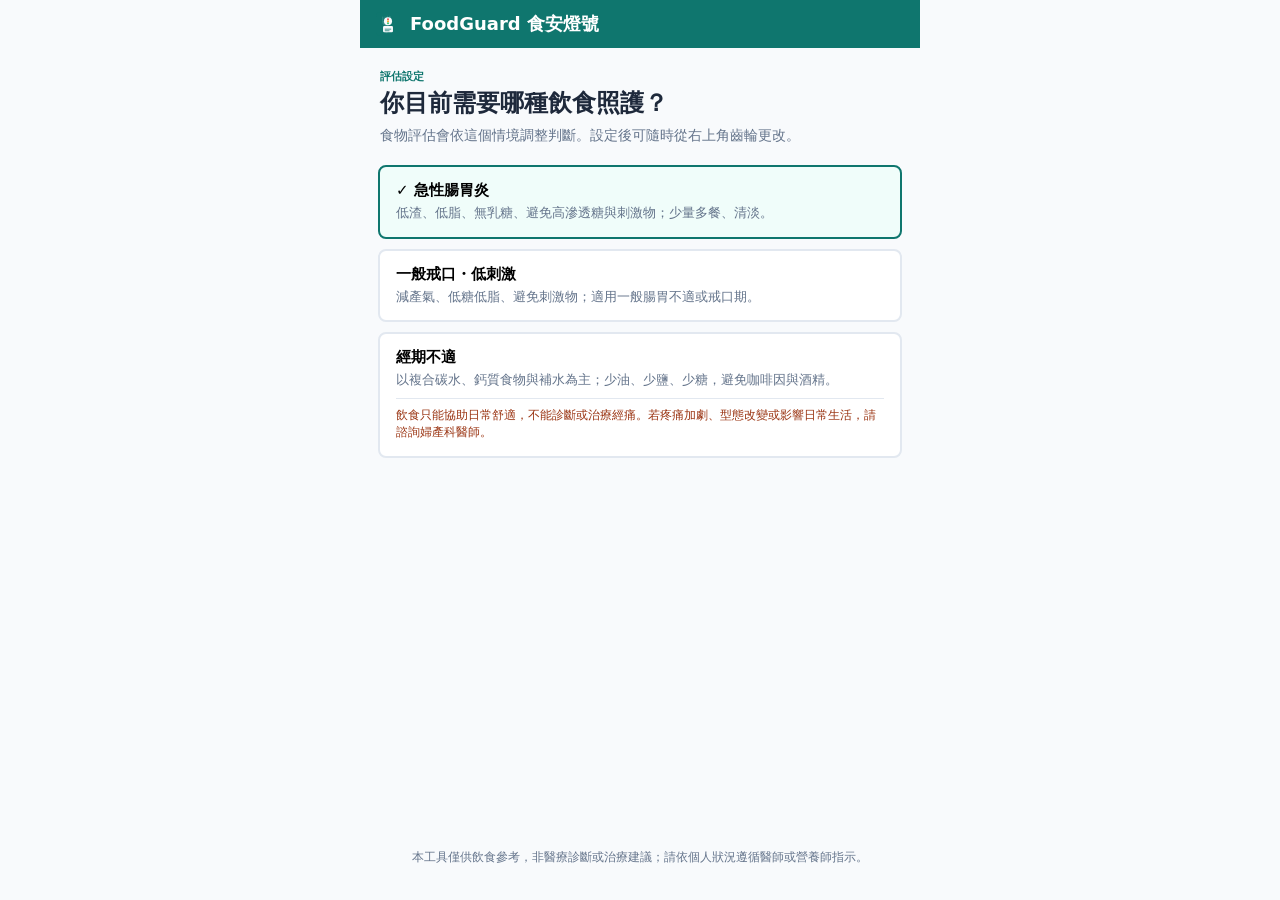
<file: index.html>
<!doctype html>
<html lang="zh-Hant">
  <head>
    <meta charset="UTF-8" />
    <meta name="viewport" content="width=device-width, initial-scale=1.0, viewport-fit=cover" />
    <meta name="theme-color" content="#0f766e" />
    <title>FoodGuard 食安燈號</title>
    <script type="module" crossorigin src="./assets/index-BcDtfNwj.js"></script>
    <link rel="stylesheet" crossorigin href="./assets/index-4QPfH-4k.css">
  <link rel="manifest" href="./manifest.webmanifest"></head>
  <body>
    <div id="root"></div>
  </body>
</html>
</file>
<file: assets/index-4QPfH-4k.css>
:root{--teal: #0f766e;--teal-dark: #115e59;--bg: #f8fafc;--card: #ffffff;--ink: #1e293b;--muted: #64748b;--line: #e2e8f0;--green: #16a34a;--green-bg: #dcfce7;--yellow: #d97706;--yellow-bg: #fef3c7;--red: #dc2626;--red-bg: #fee2e2;font-family:system-ui,-apple-system,Segoe UI,Microsoft JhengHei,sans-serif}*{box-sizing:border-box}body{margin:0;background:var(--bg);color:var(--ink)}button{font-family:inherit;cursor:pointer}.app{max-width:560px;margin:0 auto;min-height:100vh;display:flex;flex-direction:column;background:var(--bg)}.topbar{position:sticky;top:0;z-index:10;background:var(--teal);color:#fff;padding:14px 18px calc(14px + env(safe-area-inset-top));display:flex;align-items:center;gap:10px}.topbar h1{font-size:18px;margin:0;font-weight:700}.topbar .cond-pill{margin-left:auto;background:#ffffff2e;padding:5px 10px;border-radius:999px;font-size:12px}.content{flex:1;padding:18px;display:flex;flex-direction:column;gap:16px}.card{background:var(--card);border:1px solid var(--line);border-radius:16px;padding:16px}.card h2{margin:0 0 4px;font-size:16px}.card p.desc{margin:0;color:var(--muted);font-size:13px;line-height:1.5}.cond-option{width:100%;text-align:left;border:2px solid var(--line);background:var(--card);border-radius:14px;padding:14px 16px;margin-bottom:10px;transition:border-color .15s}.cond-option.active{border-color:var(--teal);background:#f0fdfa}.cond-option .label{font-weight:700;font-size:15px}.cond-option .sub{color:var(--muted);font-size:12.5px;margin-top:4px;line-height:1.5}label.field{display:block;margin-bottom:12px;font-size:13px;font-weight:600;color:var(--muted)}label.field input,label.field select,label.field textarea{display:block;width:100%;margin-top:6px;padding:10px 12px;border:1px solid var(--line);border-radius:10px;font-size:15px;font-family:inherit;color:var(--ink)}label.field textarea{min-height:84px;resize:vertical}.grid2{display:grid;grid-template-columns:1fr 1fr;gap:12px}.seg{display:flex;gap:8px;margin-top:6px}.seg button{flex:1;padding:9px;border:1px solid var(--line);background:var(--card);border-radius:10px;font-size:14px}.seg button.on{background:var(--teal);color:#fff;border-color:var(--teal)}.btn-primary{width:100%;padding:14px;border:none;border-radius:12px;background:var(--teal);color:#fff;font-size:16px;font-weight:700}.btn-primary:active{background:var(--teal-dark)}.btn-ghost{width:100%;padding:12px;border:1px solid var(--line);background:var(--card);border-radius:12px;font-size:15px;color:var(--ink)}.verdict{border-radius:16px;padding:20px;text-align:center;color:#fff}.verdict.green{background:var(--green)}.verdict.yellow{background:var(--yellow)}.verdict.red{background:var(--red)}.verdict .light{font-size:46px;line-height:1}.verdict .word{font-size:22px;font-weight:800;margin-top:6px}.verdict .conf{font-size:12.5px;opacity:.9;margin-top:4px}.reason{display:flex;gap:10px;padding:11px 0;border-bottom:1px solid var(--line);font-size:14px;line-height:1.45}.reason:last-child{border-bottom:none}.dot{width:10px;height:10px;border-radius:50%;margin-top:5px;flex:none}.dot.green{background:var(--green)}.dot.yellow{background:var(--yellow)}.dot.red{background:var(--red)}.reason .src{color:var(--muted);font-size:11.5px}.followup{background:var(--yellow-bg);border:1px solid #fcd34d;border-radius:12px;padding:12px 14px;font-size:14px;margin-bottom:8px;line-height:1.5}.followup .tag{font-size:11px;color:var(--yellow);font-weight:700}.chips{display:flex;flex-wrap:wrap;gap:8px}.chip{background:var(--green-bg);color:#166534;border-radius:999px;padding:6px 12px;font-size:13px}.ingredient-row{display:flex;gap:8px;align-items:center;margin-bottom:6px;font-size:14px}.ingredient-row .x{border:none;background:none;color:var(--red);font-size:18px}.disclaimer{text-align:center;color:var(--muted);font-size:11.5px;padding:8px 18px 22px;line-height:1.5}.hist-row{display:flex;align-items:center;gap:10px;padding:10px 0;border-bottom:1px solid var(--line);font-size:14px}.hist-row:last-child{border-bottom:none}.hist-row .when{margin-left:auto;color:var(--muted);font-size:12px}.empty{color:var(--muted);text-align:center;padding:24px;font-size:14px}.tabbar{position:sticky;bottom:0;display:flex;background:var(--card);border-top:1px solid var(--line);padding-bottom:env(safe-area-inset-bottom)}.tabbar button{flex:1;border:none;background:none;padding:12px 0;font-size:12px;color:var(--muted)}.tabbar button.on{color:var(--teal);font-weight:700}.tabbar button .ic{display:block;font-size:20px}.progress{height:10px;background:var(--line);border-radius:999px;overflow:hidden;margin-top:10px}.progress>div{height:100%;background:var(--teal);transition:width .2s ease}.progress.indeterminate>div{width:38%;animation:progress-indeterminate 1.2s ease-in-out infinite}@keyframes progress-indeterminate{0%{transform:translate(-110%)}to{transform:translate(270%)}}.photo-preview{display:block;width:100%;max-height:360px;object-fit:contain;background:#0f172a;border-radius:12px;border:1px solid var(--line)}.advice-list{display:grid;gap:8px;margin-top:12px}.advice{background:#f0fdfa;border:1px solid #99f6e4;border-radius:12px;padding:10px 12px;font-size:13px;line-height:1.5}.rainbow-mini{display:flex;flex-wrap:wrap;gap:5px;margin-top:5px}.rainbow-chip{display:inline-flex;align-items:center;gap:4px;border:1px solid var(--line);border-radius:999px;padding:2px 7px;font-size:11px;color:var(--muted);background:#fff}.rainbow-chip>span{width:8px;height:8px;border-radius:999px;border:1px solid rgba(15,23,42,.18)}.topbar{padding:calc(12px + env(safe-area-inset-top)) 16px 12px}.settings-button{width:38px;height:38px;margin-left:auto;display:grid;place-items:center;border:0;border-radius:8px;background:#ffffff29;color:#fff;font-size:21px}.settings-button:active{background:#ffffff42}.page-intro{padding:4px 2px 2px}.page-intro h2{margin:4px 0 7px;font-size:24px;line-height:1.25;letter-spacing:0}.page-intro p{margin:0;color:var(--muted);font-size:14px;line-height:1.55}.eyebrow{display:block;color:var(--teal);font-size:11px;line-height:1.3;font-weight:800;text-transform:uppercase}.method-list{display:grid;gap:14px}.method-option{width:100%;min-height:134px;display:grid;grid-template-columns:48px minmax(0,1fr) 20px;align-items:center;gap:13px;padding:18px 14px;text-align:left;background:#fff;border:1px solid var(--line);border-left-width:5px;border-radius:8px;color:var(--ink)}.method-option.barcode{border-left-color:#0f766e}.method-option.vision{border-left-color:#d97706}.method-option:active{background:#f8fafc}.method-icon{width:46px;height:46px;display:grid;place-items:center;border-radius:8px;background:#ecfeff;color:var(--teal-dark);font-size:27px}.method-option.vision .method-icon{background:#fff7ed;color:#c2410c}.method-copy{min-width:0;display:grid;gap:5px}.method-copy strong{font-size:17px;line-height:1.3}.method-copy span{color:var(--ink);font-size:13px}.method-copy small{color:var(--muted);font-size:11.5px;line-height:1.45}.method-arrow{color:var(--muted);font-size:28px}.text-action,.back-action{width:max-content;max-width:100%;border:0;background:none;color:var(--teal);padding:8px 2px;font-size:14px;font-weight:700}.back-action{align-self:flex-start;padding:0 2px}.flow-step{display:grid;grid-template-columns:28px minmax(0,1fr);gap:12px;padding:17px 0;border-top:1px solid var(--line)}.flow-step:last-of-type{border-bottom:1px solid var(--line)}.step-number{width:28px;height:28px;display:grid;place-items:center;border-radius:50%;background:var(--ink);color:#fff;font-size:13px;font-weight:800}.step-body{min-width:0}.step-body h3{margin:3px 0 12px;font-size:15px}.upload-zone{min-height:82px;display:grid;place-items:center;border:1px dashed #94a3b8;border-radius:8px;background:#fff;color:var(--teal);font-weight:700;font-size:14px;cursor:pointer}.upload-zone input{position:absolute;width:1px;height:1px;opacity:0}.photo-preview{margin-top:12px;border-radius:8px}.model-status{display:grid;gap:4px;margin-bottom:12px;padding:11px 12px;border:1px solid var(--line);border-radius:8px;background:#f8fafc}.model-status strong{font-size:13px}.model-status span{color:var(--muted);font-size:12px;line-height:1.45;overflow-wrap:anywhere}.model-status.ready{background:#f0fdf4;border-color:#86efac}.model-status.error{background:#fef2f2;border-color:#fecaca}.model-status .progress{margin-top:5px}.scanner-panel{display:grid;gap:10px}.scanner-video{width:100%;aspect-ratio:4 / 3;object-fit:cover;border-radius:8px;background:#0f172a}.inline-status{padding:11px 12px;border-radius:8px;background:#f1f5f9;color:var(--muted);font-size:13px;line-height:1.45}.inline-status.error{background:#fef2f2;color:#991b1b}.manual-fallback{padding-top:16px;border-top:1px solid var(--line)}.manual-fallback h3{margin:0 0 12px;font-size:14px}.rainbow-heading h2{font-size:25px}.rainbow-overview{background:#fff;border:1px solid var(--line);border-radius:8px;padding:16px}.rainbow-score{display:flex;align-items:baseline;justify-content:space-between;gap:12px}.rainbow-score strong{font-size:28px}.rainbow-score strong span{color:var(--muted);font-size:15px}.rainbow-score small{color:var(--muted);font-size:11.5px;text-align:right}.color-overview{height:142px;display:grid;grid-template-columns:repeat(7,minmax(0,1fr));gap:7px;margin-top:16px}.color-stat{min-width:0;display:grid;grid-template-rows:1fr auto auto;gap:3px;text-align:center}.color-track{min-height:88px;display:flex;align-items:end;overflow:hidden;border-radius:5px;background:#f1f5f9}.color-track span{width:100%;min-height:4px;border:1px solid rgba(15,23,42,.12);border-radius:4px 4px 0 0}.color-stat strong{font-size:12px}.color-stat small{overflow:hidden;color:var(--muted);font-size:10px;white-space:nowrap}.advice-section,.history-section{padding-top:4px}.section-heading{display:flex;align-items:end;justify-content:space-between;gap:12px;margin-bottom:10px}.section-heading h3{margin:3px 0 0;font-size:18px}.small-action{flex:none;border:1px solid var(--teal);border-radius:8px;background:#fff;color:var(--teal);padding:8px 10px;font-size:12px;font-weight:800}.advice{border-radius:8px;border-left:4px solid var(--teal)}.history-list{background:#fff;border:1px solid var(--line);border-radius:8px;padding:0 14px}.hist-row{align-items:flex-start;padding:13px 0}.history-light{flex:none;font-size:16px;line-height:1.2}.history-light.green{color:var(--green)}.history-light.yellow{color:var(--yellow)}.history-light.red{color:var(--red)}.history-copy{min-width:0;flex:1}.history-copy>strong{display:block;overflow-wrap:anywhere;font-size:14px}.history-copy .src{margin-top:3px;color:var(--muted);font-size:11.5px}.hist-row .when{flex:none}.history-empty{display:grid;gap:8px;padding:24px 16px;border:1px solid var(--line);border-radius:8px;background:#fff;text-align:center}.history-empty span{color:var(--muted);font-size:13px;line-height:1.5}.history-empty .btn-primary{margin-top:6px}.btn-primary,.btn-ghost,.card,.cond-option,label.field input,label.field select,label.field textarea{border-radius:8px}.btn-primary:disabled,.btn-ghost:disabled{cursor:not-allowed;background:#cbd5e1;color:#64748b;opacity:1}.tabbar button{min-height:58px;padding:8px 0}.tabbar button .ic{height:23px;line-height:23px;font-size:22px;font-weight:500}@media (max-width: 370px){.content{padding:15px}.method-option{grid-template-columns:42px minmax(0,1fr) 14px;padding:15px 11px}.method-icon{width:40px;height:40px}.color-overview{gap:4px}.color-stat small{font-size:9px}}.wake-status{margin-top:7px;color:var(--muted);font-size:11.5px;line-height:1.45}.wake-status.active{color:#166534}.restart-load{width:100%;margin-top:9px;padding:9px;border:0;background:transparent;color:var(--teal);font-size:13px;font-weight:700}.condition-notice{margin-top:8px;padding-top:8px;border-top:1px solid var(--line);color:#9a3412;font-size:11.5px;line-height:1.5}.care-notice{display:grid;gap:6px;padding:12px 14px;border:1px solid #fdba74;border-radius:8px;background:#fff7ed;color:#7c2d12;font-size:13px;line-height:1.5}.care-notice strong{font-size:12px}.care-sources{display:grid;gap:4px;margin-top:2px}.care-sources a{color:var(--teal-dark);font-size:11.5px;font-weight:700}
</file>
